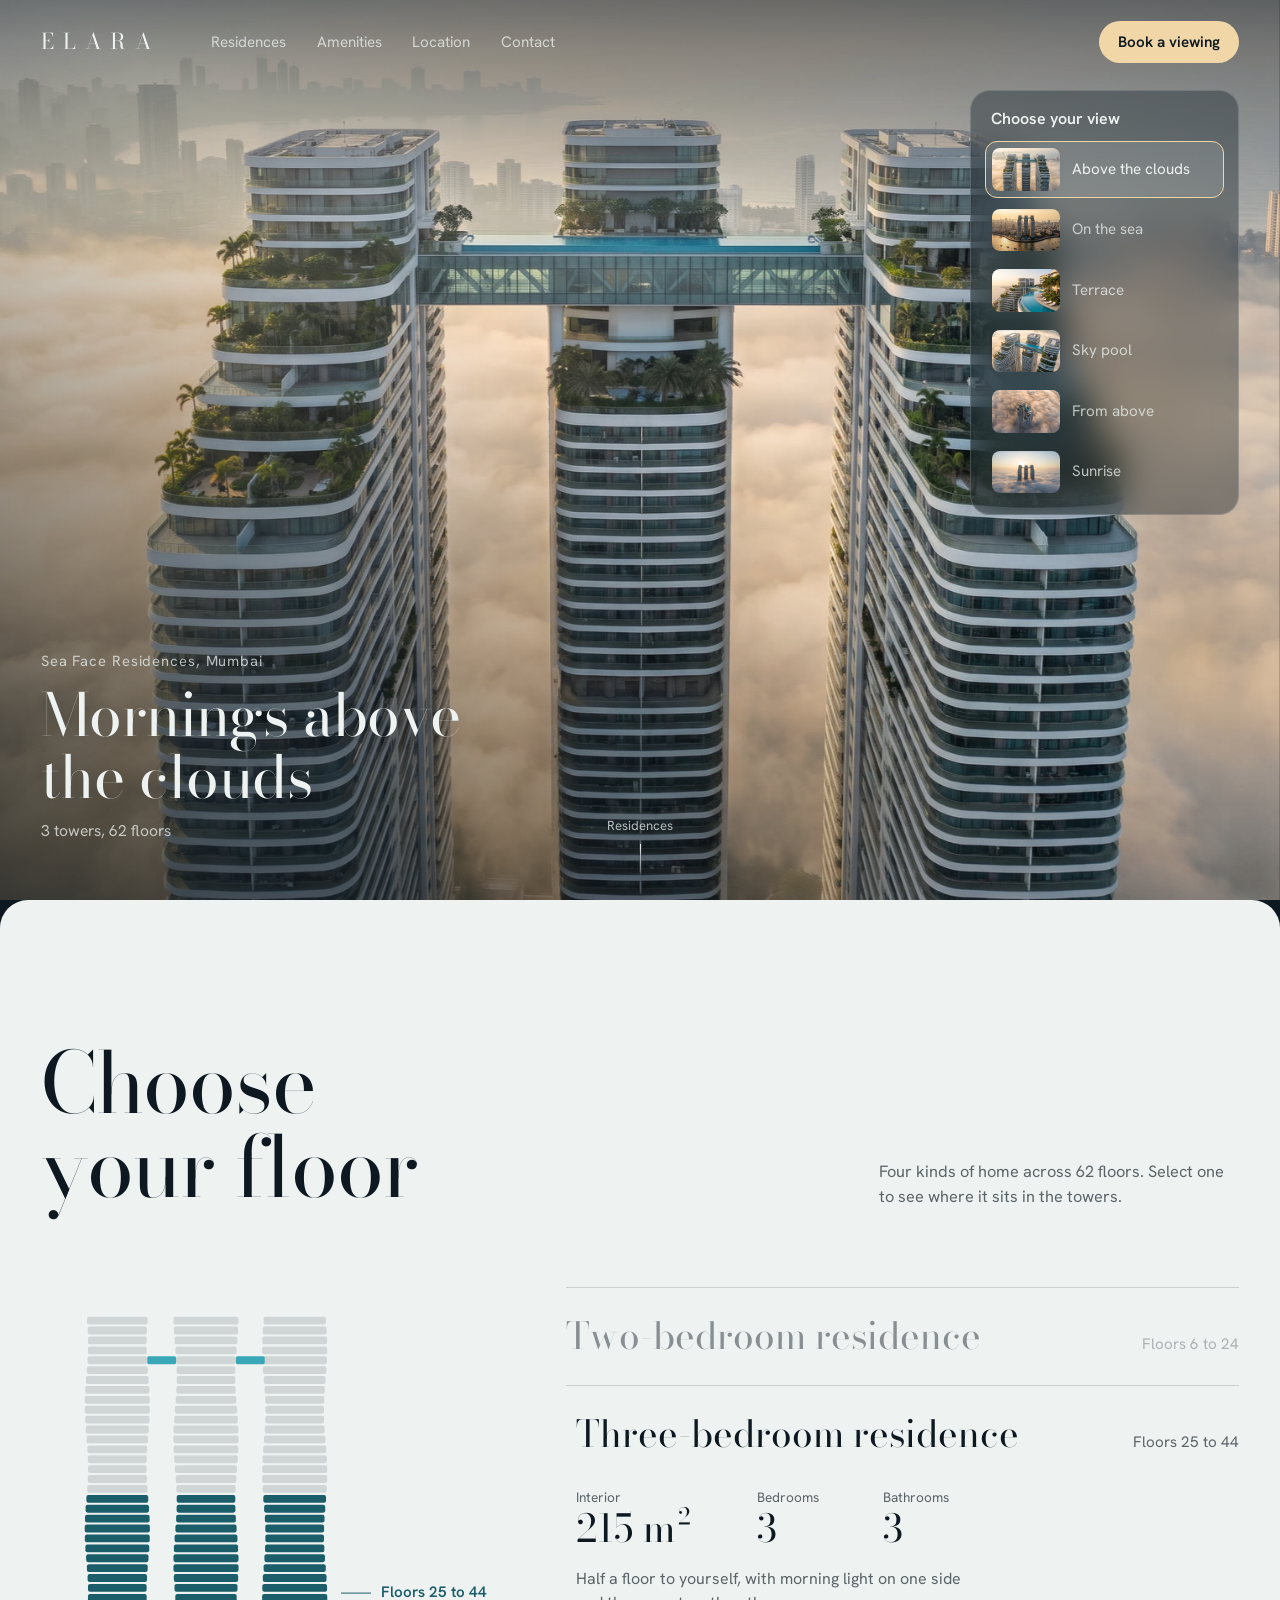
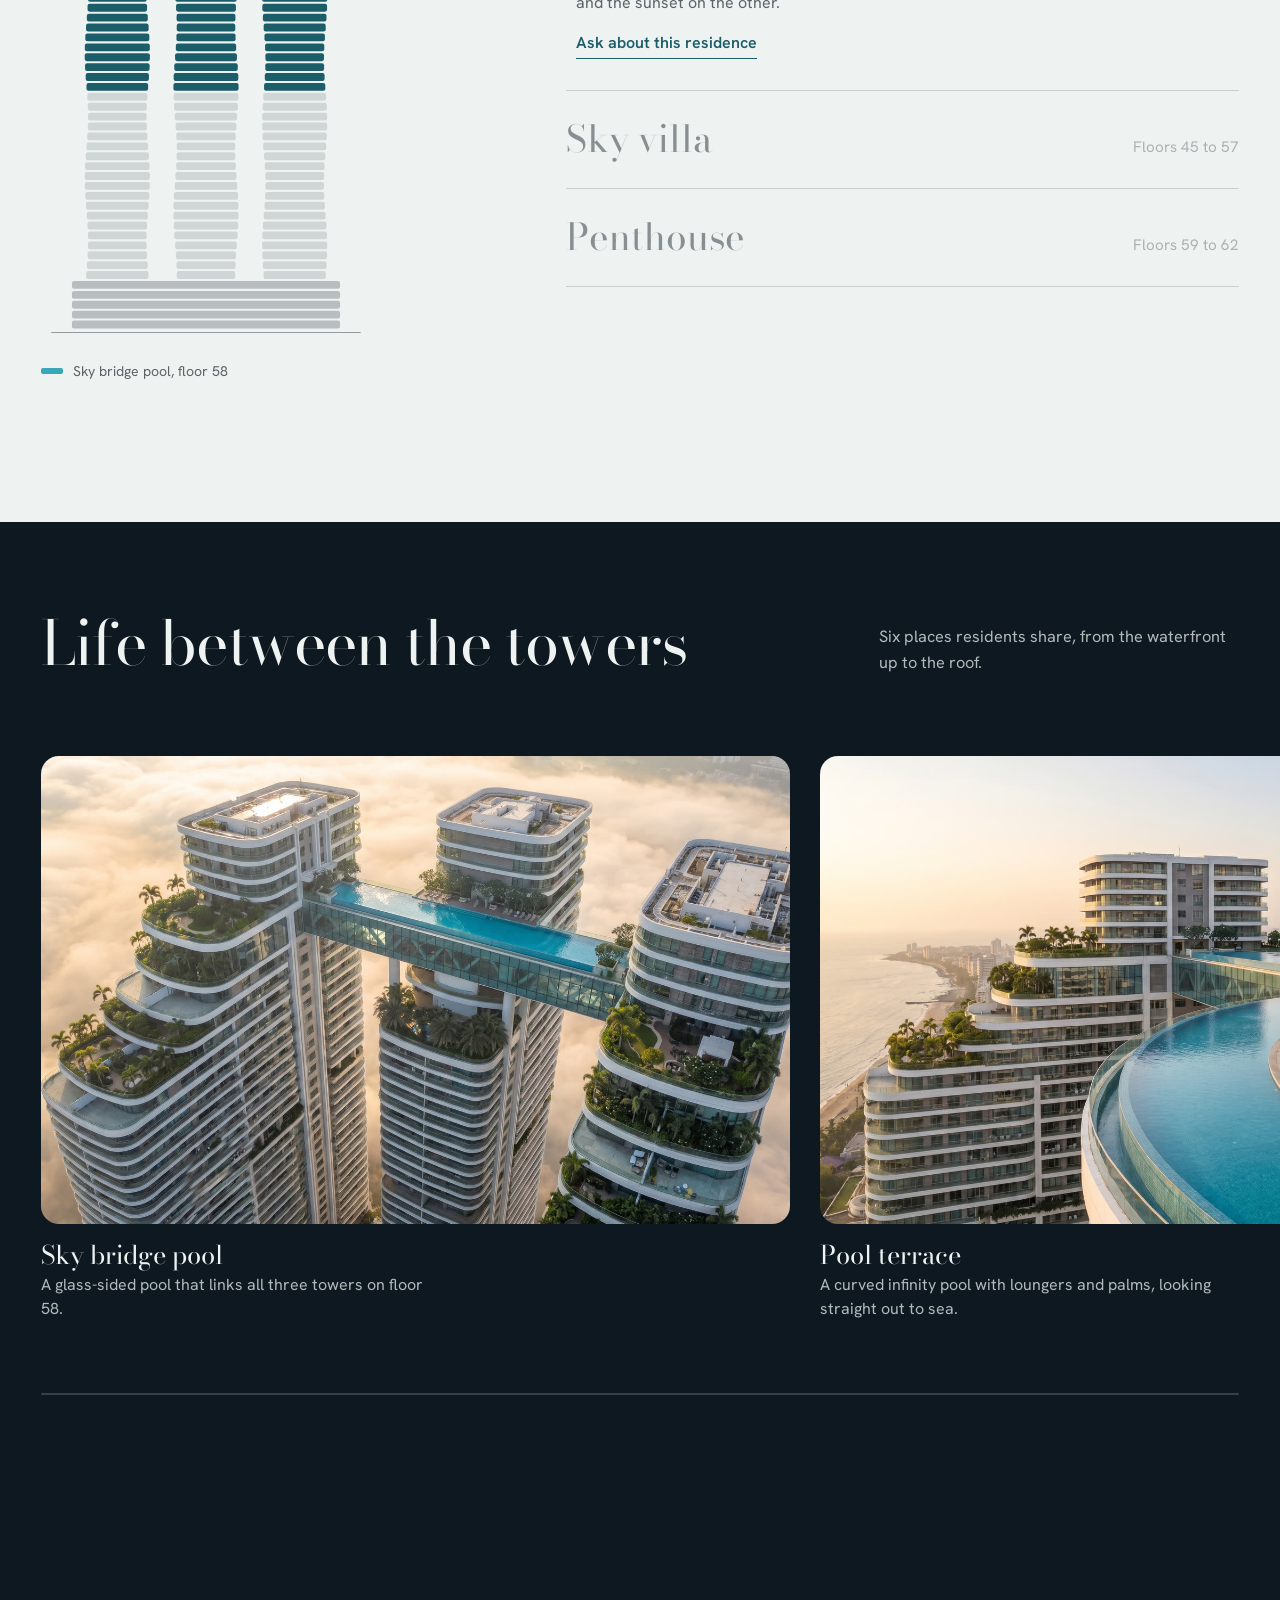
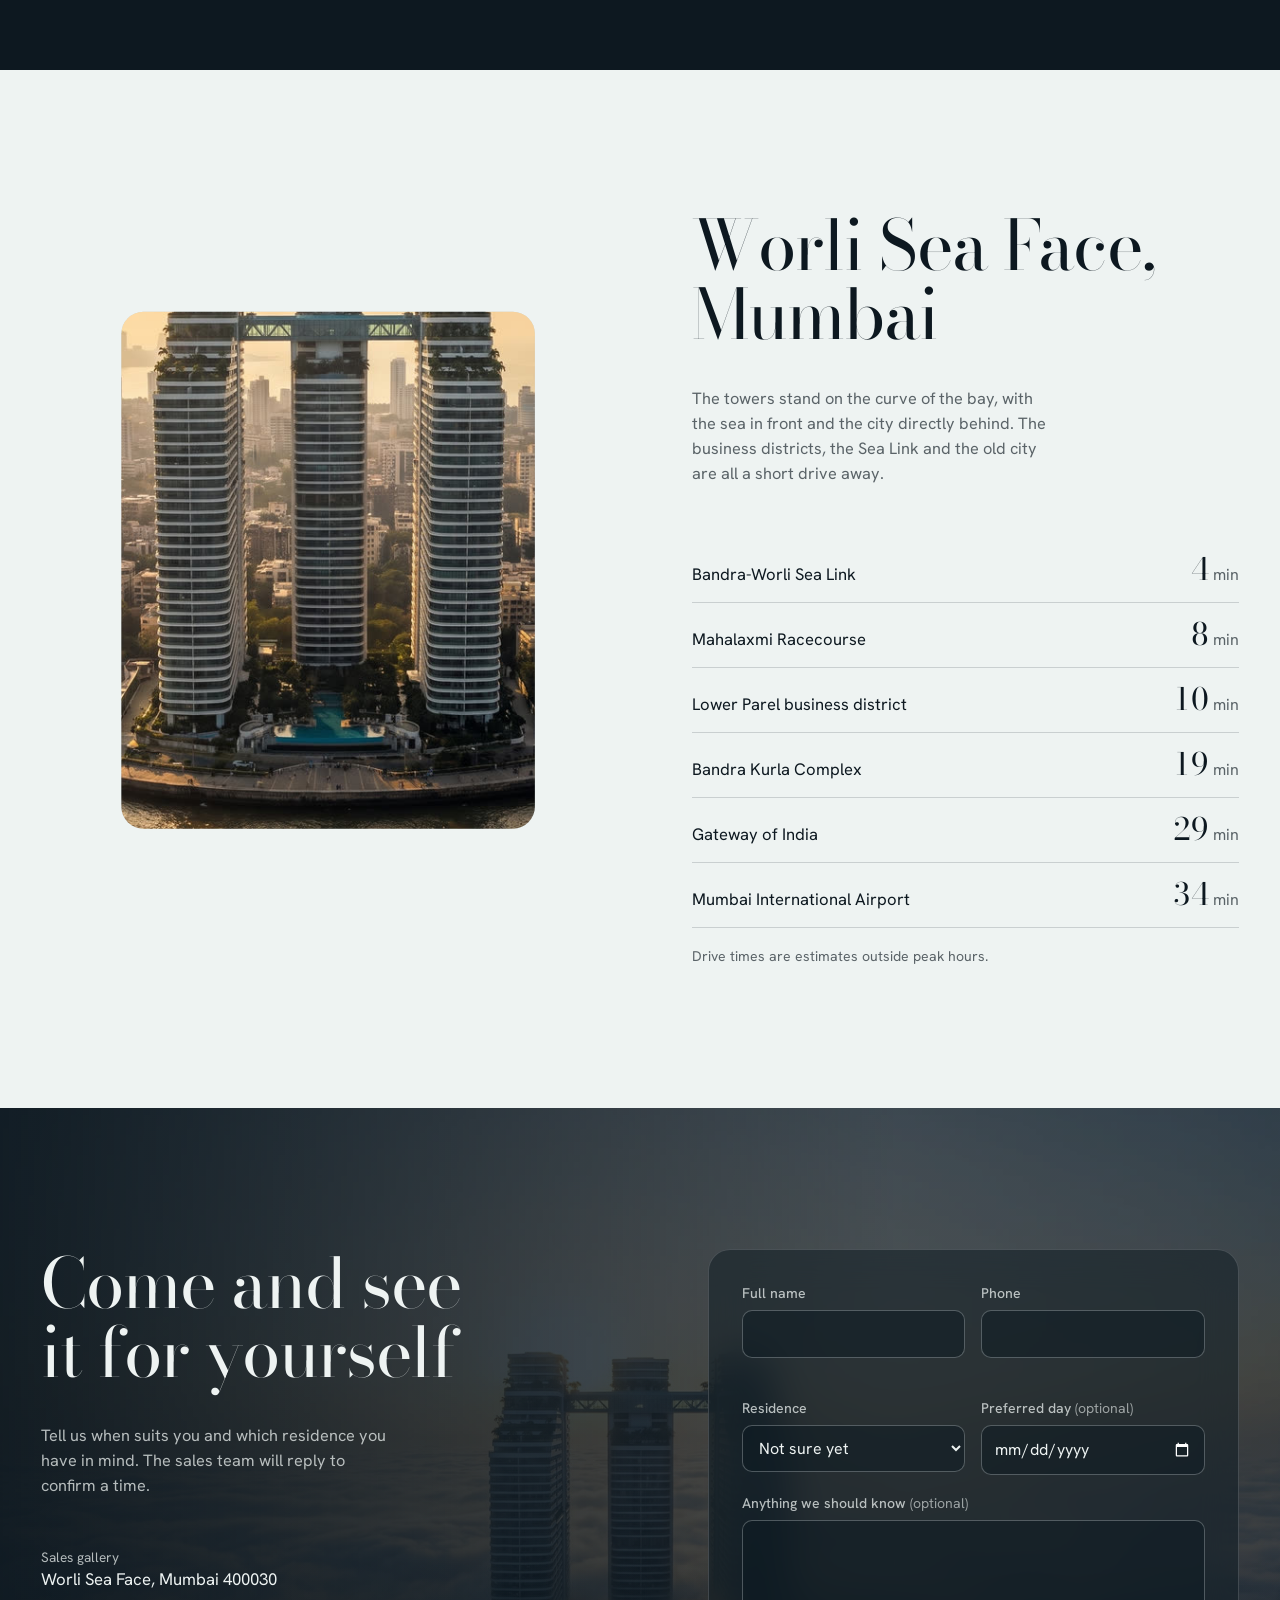
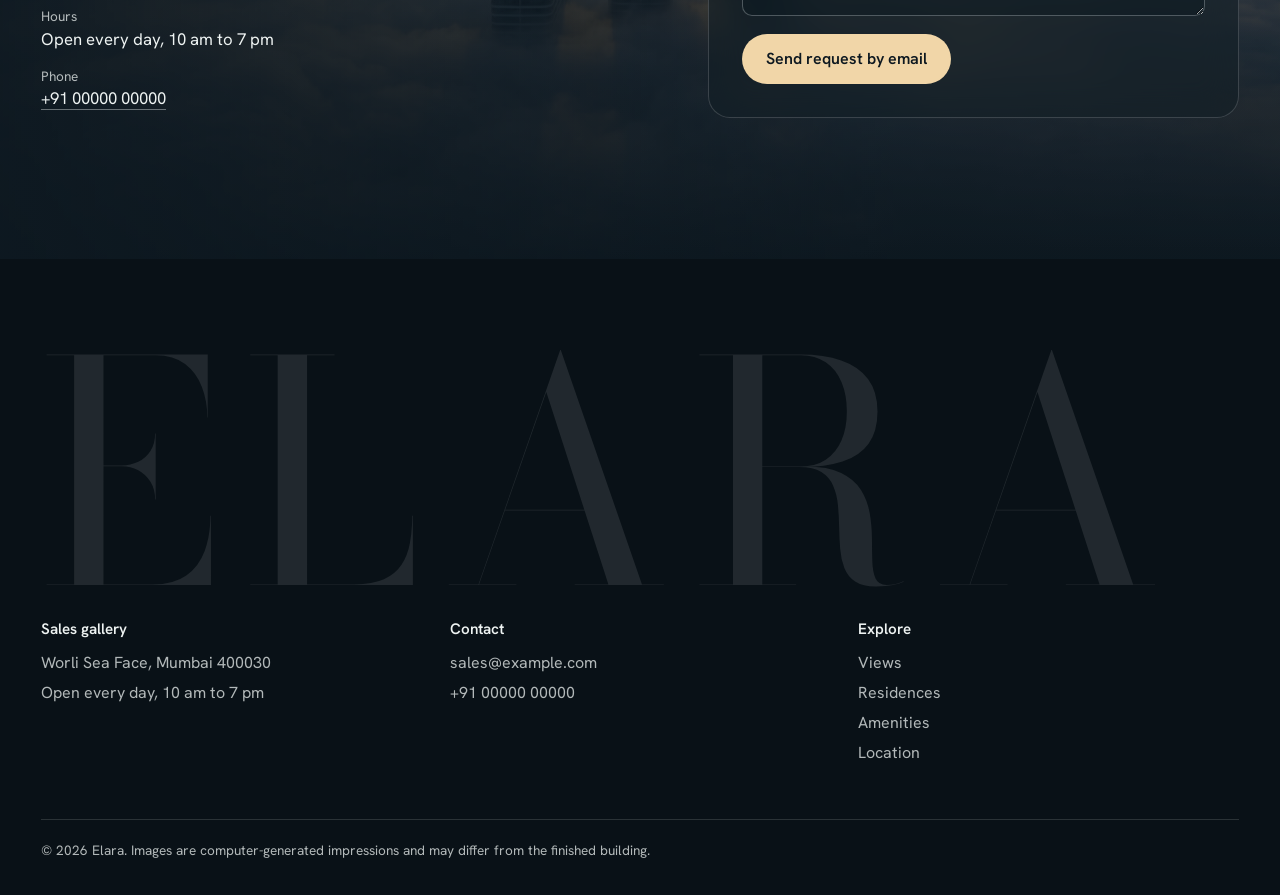
<file: index.html>
<!doctype html>
<html lang="en">
<head>
  <meta charset="utf-8">
  <meta name="viewport" content="width=device-width, initial-scale=1">
  <title>Elara</title>
  <meta name="description" content="Three seafront residential towers linked by a sky pool. Choose a view, find your floor and book a viewing.">
  <script>document.documentElement.classList.add("js");</script>
  <link rel="preconnect" href="https://fonts.googleapis.com">
  <link rel="preconnect" href="https://fonts.gstatic.com" crossorigin>
  <link href="https://fonts.googleapis.com/css2?family=Bodoni+Moda:opsz,wght@6..96,400;6..96,500&family=Hanken+Grotesk:wght@400;500;600&display=swap" rel="stylesheet">
  <link rel="stylesheet" href="styles.css">
</head>
<body>
  <a class="skip" href="#residences">Skip to residences</a>

  <header class="topbar" id="topbar">
    <a class="brand" id="brand" href="#top">ELARA</a>
    <nav class="nav" id="nav" aria-label="Main">
      <a href="#residences">Residences</a>
      <a href="#amenities">Amenities</a>
      <a href="#location">Location</a>
      <a href="#book">Contact</a>
    </nav>
    <a class="cta" href="#book">Book a viewing</a>
    <button class="menu-btn" id="menuBtn" type="button" aria-expanded="false" aria-controls="nav">Menu</button>
  </header>

  <!-- Hero: stays pinned while the page slides up over it -->
  <section class="hero" id="top" aria-label="Views of the towers">
    <div class="hero-pin">
      <!-- One layer per view, built by script.js from config.js -->
      <div class="stage" id="stage" aria-hidden="true"></div>
      <div class="scrim" aria-hidden="true"></div>

      <div class="hero-inner">
        <div class="caption" id="caption" aria-live="polite">
          <p class="place" id="place"></p>
          <h1 class="title" id="title"></h1>
          <p class="facts" id="facts"></p>
        </div>

        <aside class="views" id="views" aria-labelledby="viewsHeading">
          <h2 id="viewsHeading">Choose your view</h2>
          <ul id="viewList"></ul>
        </aside>
      </div>

      <a class="scroll-cue" href="#residences"><span>Residences</span></a>
    </div>
  </section>

  <main class="sheet" id="content">

    <!-- Residences: pick a home, see its floors light up on the towers -->
    <section class="section residences" id="residences" aria-labelledby="resTitle">
      <div class="wrap">
        <header class="section-head">
          <h2 class="display" id="resTitle">
            <span class="line"><span>Choose</span></span>
            <span class="line"><span>your floor</span></span>
          </h2>
          <p class="section-intro" data-reveal>Four kinds of home across 62 floors. Select one to see where it sits in the towers.</p>
        </header>

        <div class="res-grid">
          <div class="tower" data-reveal>
            <div class="tower-fig">
              <svg id="towerSvg" viewBox="0 0 320 640" role="img" aria-labelledby="towerDesc"></svg>
              <p class="visually-hidden" id="towerDesc">Drawing of the three towers with the selected floors highlighted.</p>
              <p class="band-label" id="bandLabel" aria-hidden="true"></p>
            </div>
            <p class="tower-key"><span aria-hidden="true"></span>Sky bridge pool, floor 58</p>
          </div>
          <ul class="res-list" id="resList"></ul>
        </div>
      </div>
    </section>

    <!-- Amenities: scrolls sideways while the page scrolls down -->
    <section class="amenities" id="amenities" aria-labelledby="amTitle">
      <div class="am-pin">
        <header class="am-head wrap">
          <h2 class="display" id="amTitle">
            <span class="line"><span>Life between the towers</span></span>
          </h2>
          <p class="section-intro" data-reveal>Six places residents share, from the waterfront up to the roof.</p>
        </header>
        <div class="am-viewport" id="amViewport">
          <ul class="am-track" id="amTrack"></ul>
        </div>
        <div class="am-progress wrap" aria-hidden="true"><span id="amBar"></span></div>
      </div>
    </section>

    <!-- Location -->
    <section class="section location" id="location" aria-labelledby="locTitle">
      <div class="wrap loc-grid">
        <div class="loc-media">
          <div class="loc-frame" id="locFrame">
            <img id="locImage" alt="The three towers on the seafront, seen from above the bay" loading="lazy">
          </div>
        </div>
        <div class="loc-copy">
          <h2 class="display" id="locTitle"></h2>
          <p class="section-intro" id="locText" data-reveal></p>
          <ul class="places" id="places"></ul>
          <p class="fine" id="locNote" data-reveal></p>
        </div>
      </div>
    </section>

    <!-- Book a viewing -->
    <section class="book" id="book" aria-labelledby="bookTitle">
      <div class="book-bg" aria-hidden="true"><img src="assets/gallery/sunrise.jpg" alt="" loading="lazy"></div>
      <div class="wrap book-grid">
        <div class="book-copy">
          <h2 class="display" id="bookTitle">
            <span class="line"><span>Come and see</span></span>
            <span class="line"><span>it for yourself</span></span>
          </h2>
          <p class="section-intro" data-reveal>Tell us when suits you and which residence you have in mind. The sales team will reply to confirm a time.</p>
          <dl class="book-contact" data-reveal>
            <div><dt>Sales gallery</dt><dd id="contactGallery"></dd></div>
            <div><dt>Hours</dt><dd id="contactHours"></dd></div>
            <div><dt>Phone</dt><dd><a id="contactPhone"></a></dd></div>
          </dl>
        </div>

        <form class="book-form" id="bookForm" novalidate data-reveal>
          <div class="field">
            <label for="fName">Full name</label>
            <input id="fName" name="name" type="text" autocomplete="name" required aria-describedby="fNameErr">
            <p class="field-error" id="fNameErr"></p>
          </div>
          <div class="field">
            <label for="fPhone">Phone</label>
            <input id="fPhone" name="phone" type="tel" autocomplete="tel" required aria-describedby="fPhoneErr">
            <p class="field-error" id="fPhoneErr"></p>
          </div>
          <div class="field">
            <label for="fResidence">Residence</label>
            <select id="fResidence" name="residence">
              <option value="">Not sure yet</option>
            </select>
          </div>
          <div class="field">
            <label for="fDay">Preferred day <span class="optional">(optional)</span></label>
            <input id="fDay" name="day" type="date">
          </div>
          <div class="field field-wide">
            <label for="fMessage">Anything we should know <span class="optional">(optional)</span></label>
            <textarea id="fMessage" name="message" rows="3"></textarea>
          </div>
          <div class="field-wide form-foot">
            <button class="btn" type="submit">Send request by email</button>
            <p class="form-status" id="formStatus" role="status"></p>
          </div>
        </form>
      </div>
    </section>
  </main>

  <footer class="footer">
    <div class="wrap">
      <p class="footer-mark" id="footerMark" aria-hidden="true" data-reveal>ELARA</p>
      <div class="footer-cols">
        <div>
          <h3>Sales gallery</h3>
          <p id="footGallery"></p>
          <p id="footHours"></p>
        </div>
        <div>
          <h3>Contact</h3>
          <p><a id="footEmail"></a></p>
          <p><a id="footPhone"></a></p>
        </div>
        <div>
          <h3>Explore</h3>
          <p><a href="#top">Views</a></p>
          <p><a href="#residences">Residences</a></p>
          <p><a href="#amenities">Amenities</a></p>
          <p><a href="#location">Location</a></p>
        </div>
      </div>
      <p class="legal">© 2026 <span id="footBrand">Elara</span>. Images are computer-generated impressions and may differ from the finished building.</p>
    </div>
  </footer>

  <script src="config.js"></script>
  <script src="script.js"></script>
  <script src="sections.js"></script>
</body>
</html>
</file>
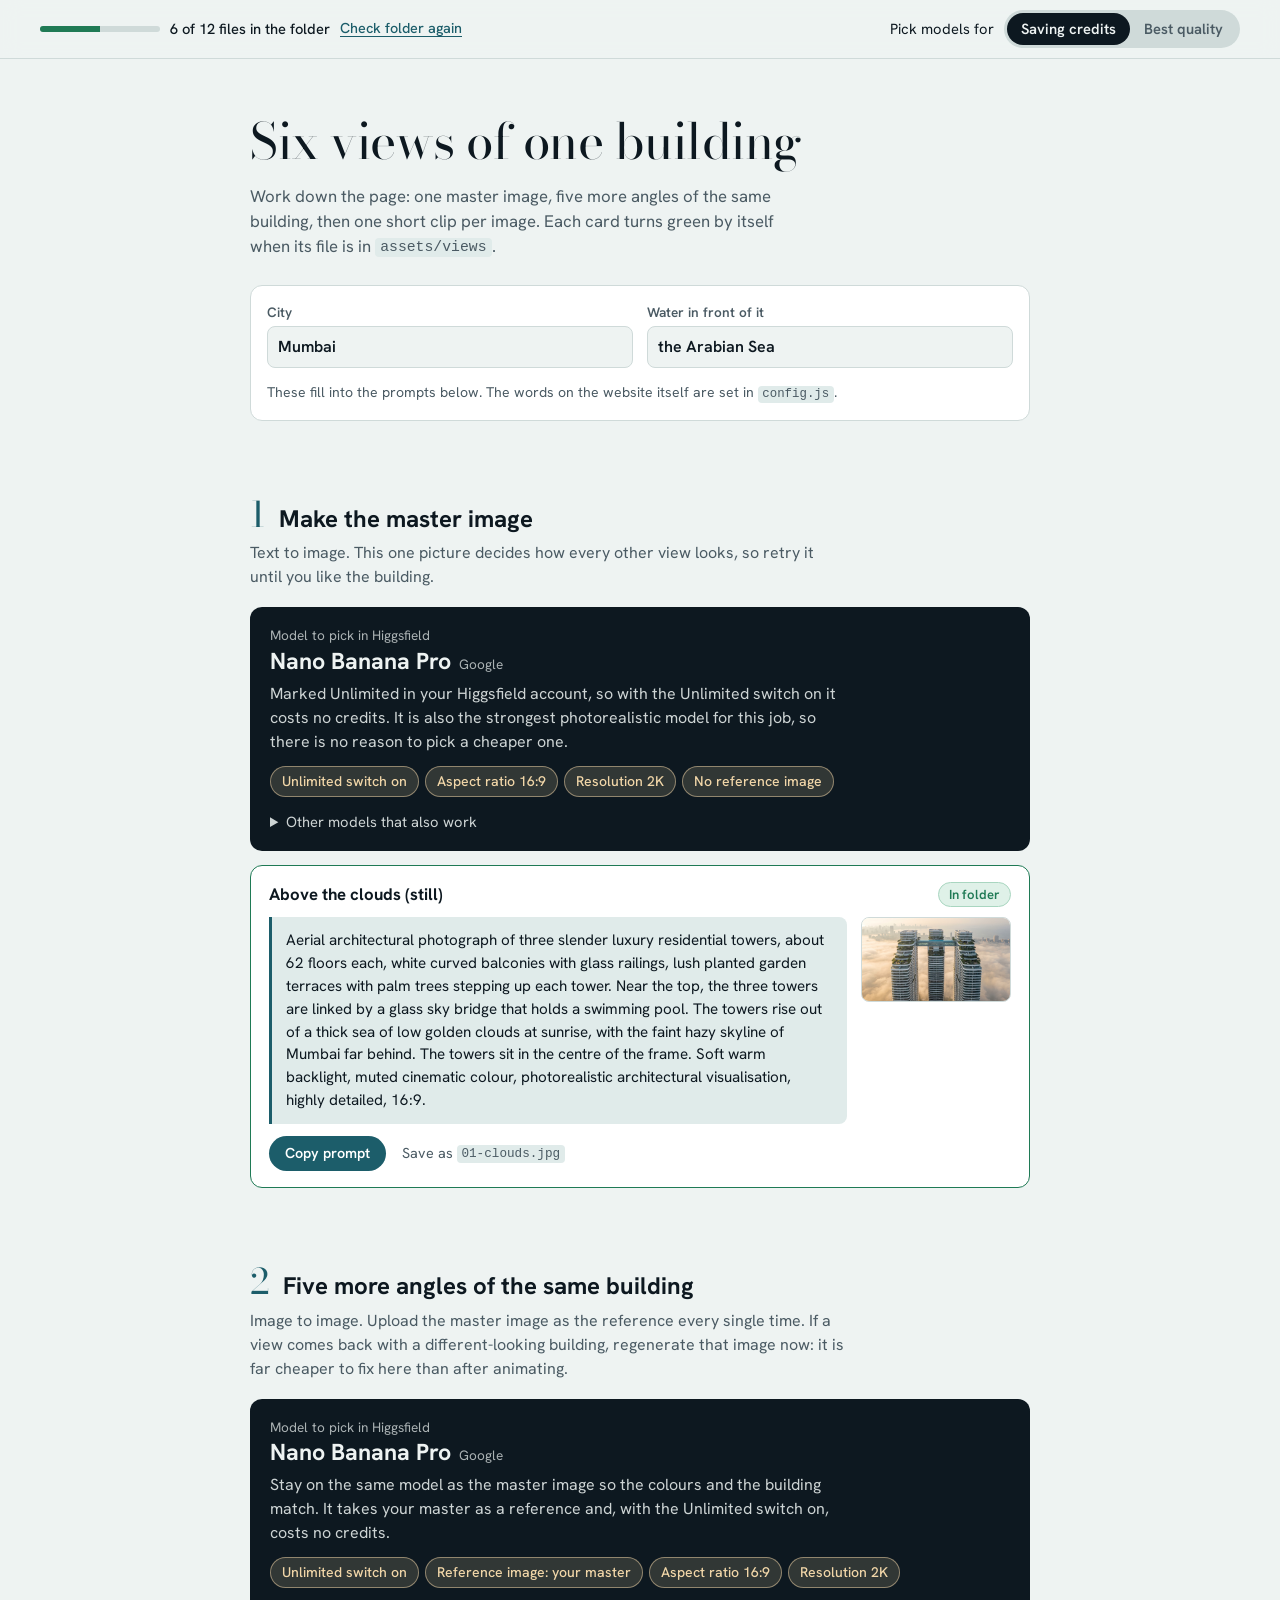
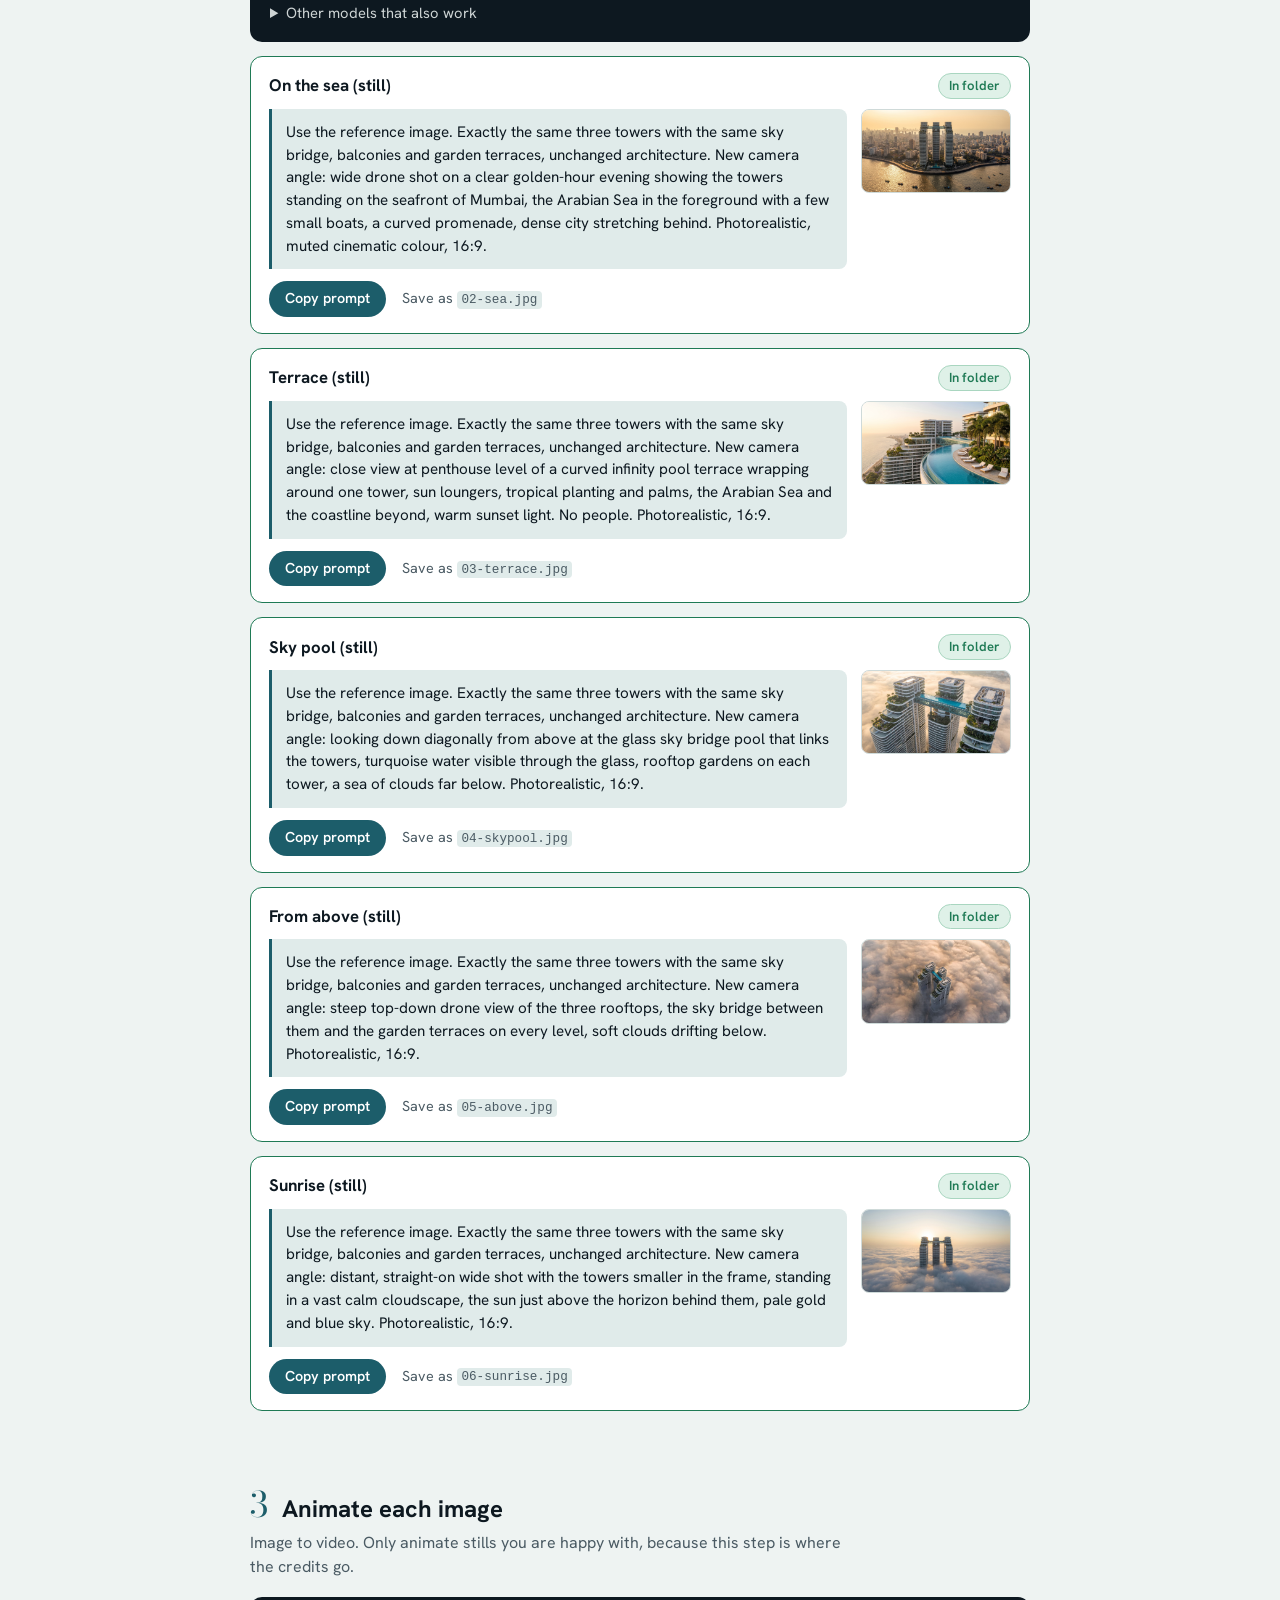
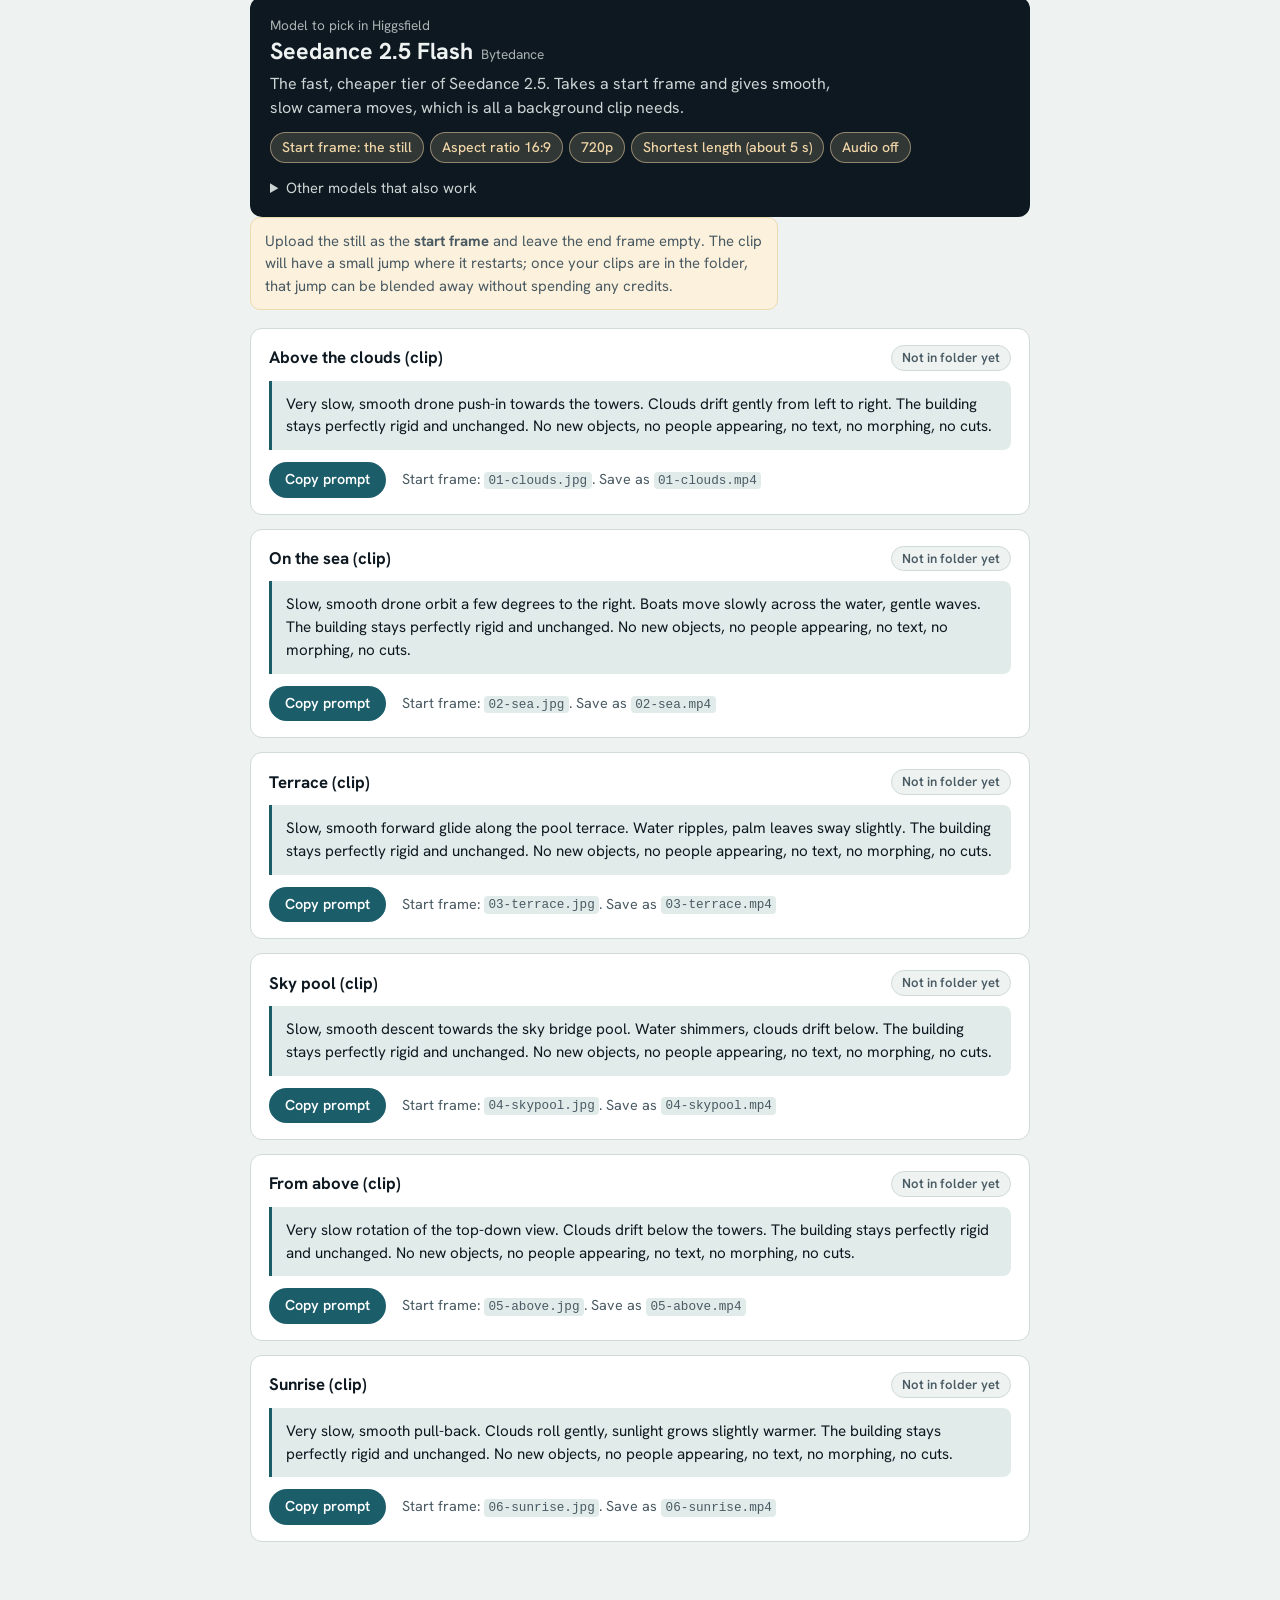
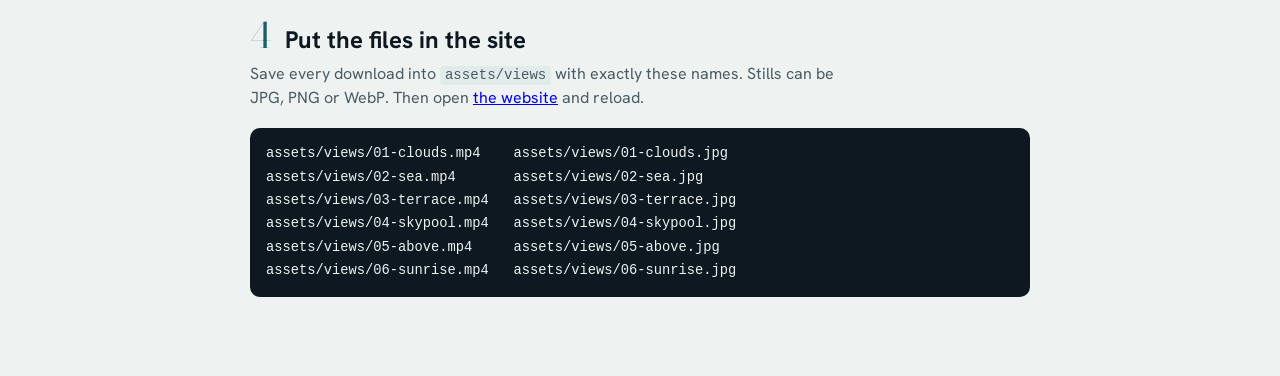
<file: higgsfield-guide.html>
<!doctype html>
<html lang="en">
<head>
  <meta charset="utf-8">
  <meta name="viewport" content="width=device-width, initial-scale=1">
  <title>Higgsfield guide | Elara</title>
  <link rel="preconnect" href="https://fonts.googleapis.com">
  <link rel="preconnect" href="https://fonts.gstatic.com" crossorigin>
  <link href="https://fonts.googleapis.com/css2?family=Bodoni+Moda:opsz,wght@6..96,400;6..96,500&family=Hanken+Grotesk:wght@400;500;600;700&display=swap" rel="stylesheet">
  <style>
    :root {
      --haze: #eef3f2;
      --sheet: #ffffff;
      --ink: #0d1820;
      --ink-soft: #4a5a63;
      --line: #cfdad9;
      --sea: #1c5d6a;
      --sea-tint: #e0ebea;
      --dawn: #f1d6a8;
      --ok: #1f7a55;
      --display: "Bodoni Moda", "Didot", serif;
      --text: "Hanken Grotesk", system-ui, -apple-system, "Segoe UI", sans-serif;
      --mono: ui-monospace, "Cascadia Mono", Consolas, monospace;
    }

    *, *::before, *::after { box-sizing: border-box; }

    body {
      margin: 0;
      background: var(--haze);
      color: var(--ink);
      font-family: var(--text);
      font-size: 16px;
      line-height: 1.5;
      -webkit-font-smoothing: antialiased;
    }

    :focus-visible { outline: 2px solid var(--sea); outline-offset: 2px; border-radius: 4px; }

    code { font-family: var(--mono); font-size: 0.88em; background: var(--sea-tint); padding: 0.1em 0.35em; border-radius: 4px; }

    /* ---------- Sticky bar: progress + the one global choice ---------- */
    .bar {
      position: sticky;
      top: 0;
      z-index: 5;
      display: flex;
      flex-wrap: wrap;
      align-items: center;
      gap: 10px 20px;
      padding: 10px clamp(16px, 4vw, 40px);
      background: rgba(238, 243, 242, 0.92);
      -webkit-backdrop-filter: blur(10px);
      backdrop-filter: blur(10px);
      border-bottom: 1px solid var(--line);
    }

    .progress { display: flex; align-items: center; gap: 10px; font-size: 0.92rem; font-weight: 500; }
    .meter { width: 120px; height: 6px; border-radius: 3px; background: var(--line); overflow: hidden; }
    .meter span { display: block; height: 100%; width: 0; background: var(--ok); transition: width 300ms ease; }

    .linkbtn {
      border: 0; background: none; padding: 0; font: inherit; font-size: 0.9rem;
      color: var(--sea); text-decoration: underline; text-underline-offset: 3px; cursor: pointer;
    }

    .mode { margin-left: auto; display: flex; align-items: center; gap: 10px; font-size: 0.92rem; }
    .seg { display: inline-flex; padding: 3px; border-radius: 999px; background: var(--line); }
    .seg label { position: relative; cursor: pointer; }
    .seg input { position: absolute; opacity: 0; inset: 0; cursor: pointer; }
    .seg span { display: block; padding: 5px 14px; border-radius: 999px; font-weight: 600; color: var(--ink-soft); }
    .seg input:checked + span { background: var(--ink); color: var(--haze); }
    .seg input:focus-visible + span { outline: 2px solid var(--sea); outline-offset: 2px; }

    /* ---------- Page ---------- */
    main { max-width: 860px; margin: 0 auto; padding: clamp(24px, 5vw, 56px) clamp(16px, 4vw, 40px) 80px; }

    h1 { margin: 0 0 0.3em; font-family: var(--display); font-weight: 400; font-size: clamp(2rem, 5vw, 3.1rem); line-height: 1.08; letter-spacing: -0.01em; }
    .lede { margin: 0; max-width: 62ch; color: var(--ink-soft); font-size: 1.05rem; }

    .setting { display: flex; flex-wrap: wrap; gap: 14px; margin-top: 26px; padding: 16px; background: var(--sheet); border: 1px solid var(--line); border-radius: 12px; }
    .setting label { display: grid; gap: 4px; flex: 1 1 200px; font-size: 0.85rem; font-weight: 600; color: var(--ink-soft); }
    .setting input { font: inherit; font-size: 1rem; color: var(--ink); padding: 8px 10px; border: 1px solid var(--line); border-radius: 8px; background: var(--haze); }
    .setting p { flex-basis: 100%; margin: 0; font-size: 0.88rem; color: var(--ink-soft); }

    .step { margin-top: clamp(40px, 7vw, 72px); }
    .step > h2 { display: flex; align-items: baseline; gap: 14px; margin: 0 0 6px; font-size: 1.5rem; font-weight: 700; line-height: 1.2; }
    .step > h2 .num { font-family: var(--display); font-weight: 400; font-size: 2.2rem; color: var(--sea); }
    .step > p { margin: 0 0 18px; max-width: 66ch; color: var(--ink-soft); }

    /* Model recommendation */
    .model { padding: 18px 20px; border-radius: 12px; background: var(--ink); color: var(--haze); }
    .model .label { margin: 0; font-size: 0.85rem; color: rgba(238, 243, 242, 0.7); }
    .model .name { margin: 2px 0 6px; font-size: 1.45rem; font-weight: 700; line-height: 1.2; }
    .model .name small { margin-left: 8px; font-size: 0.85rem; font-weight: 400; color: rgba(238, 243, 242, 0.7); }
    .model .why { margin: 0 0 12px; max-width: 64ch; color: rgba(238, 243, 242, 0.86); }
    .chips { display: flex; flex-wrap: wrap; gap: 6px; margin: 0; padding: 0; list-style: none; }
    .chips li { padding: 4px 11px; border-radius: 999px; background: rgba(241, 214, 168, 0.16); border: 1px solid rgba(241, 214, 168, 0.5); color: var(--dawn); font-size: 0.88rem; font-weight: 500; }
    .model details { margin-top: 14px; font-size: 0.92rem; }
    .model summary { cursor: pointer; color: rgba(238, 243, 242, 0.86); }
    .model details ul { margin: 8px 0 0; padding-left: 1.1em; color: rgba(238, 243, 242, 0.86); }
    .model details li { margin: 3px 0; }
    .model details b { color: var(--haze); }

    /* One card per file to generate */
    .asset { margin-top: 14px; padding: 16px 18px; background: var(--sheet); border: 1px solid var(--line); border-radius: 12px; }
    .asset.is-found { border-color: var(--ok); }
    .asset-head { display: flex; flex-wrap: wrap; align-items: center; gap: 8px 12px; margin-bottom: 10px; }
    .asset-head h3 { margin: 0; font-size: 1.05rem; font-weight: 700; }
    .status { margin-left: auto; padding: 2px 10px; border-radius: 999px; font-size: 0.82rem; font-weight: 600; background: var(--haze); color: var(--ink-soft); border: 1px solid var(--line); }
    .is-found .status { background: #dff1e8; color: var(--ok); border-color: #a9d6c0; }

    .asset-body { display: flex; gap: 14px; align-items: flex-start; }
    .prompt { flex: 1; margin: 0; padding: 12px 14px; border-left: 3px solid var(--sea); border-radius: 0 8px 8px 0; background: var(--sea-tint); font-size: 0.95rem; white-space: pre-wrap; }
    .preview { flex: none; width: 150px; aspect-ratio: 16 / 9; object-fit: cover; border-radius: 8px; border: 1px solid var(--line); }
    .preview[hidden] { display: none; }

    .asset-foot { display: flex; flex-wrap: wrap; align-items: center; gap: 8px 16px; margin-top: 12px; font-size: 0.9rem; color: var(--ink-soft); }
    .copy { border: 0; border-radius: 999px; padding: 7px 16px; background: var(--sea); color: #fff; font: inherit; font-size: 0.9rem; font-weight: 600; cursor: pointer; }
    .copy:hover { background: #164b56; }
    .copy.is-done { background: var(--ok); }

    .note { margin: 14px 0 0; padding: 12px 14px; border-radius: 10px; background: #fbf1dc; border: 1px solid #ecd9ae; font-size: 0.93rem; }

    .files { margin: 0; padding: 14px 16px; border-radius: 10px; background: var(--ink); color: var(--haze); font-family: var(--mono); font-size: 0.86rem; line-height: 1.7; overflow-x: auto; }

    @media (max-width: 620px) {
      .bar { position: static; }
      .mode { margin-left: 0; }
      .asset-body { flex-direction: column; }
      .preview { width: 100%; }
    }

    @media (prefers-reduced-motion: reduce) { .meter span { transition: none; } }
  </style>
</head>
<body>
  <div class="bar">
    <div class="progress" aria-live="polite">
      <div class="meter" aria-hidden="true"><span id="meterFill"></span></div>
      <span id="progressText">Checking folder</span>
      <button class="linkbtn" id="recheck" type="button">Check folder again</button>
    </div>
    <div class="mode" role="radiogroup" aria-label="What matters more">
      <span>Pick models for</span>
      <div class="seg">
        <label><input type="radio" name="mode" value="save"><span>Saving credits</span></label>
        <label><input type="radio" name="mode" value="best"><span>Best quality</span></label>
      </div>
    </div>
  </div>

  <main>
    <h1>Six views of one building</h1>
    <p class="lede">
      Work down the page: one master image, five more angles of the same building, then one short
      clip per image. Each card turns green by itself when its file is in
      <code>assets/views</code>.
    </p>

    <div class="setting">
      <label>City
        <input id="city" type="text" autocomplete="off">
      </label>
      <label>Water in front of it
        <input id="water" type="text" autocomplete="off">
      </label>
      <p>These fill into the prompts below. The words on the website itself are set in <code>config.js</code>.</p>
    </div>

    <section class="step" id="step1">
      <h2><span class="num">1</span> Make the master image</h2>
      <p>Text to image. This one picture decides how every other view looks, so retry it until you like the building.</p>
      <div class="model" data-step="master"></div>
      <div data-assets="master"></div>
    </section>

    <section class="step" id="step2">
      <h2><span class="num">2</span> Five more angles of the same building</h2>
      <p>Image to image. Upload the master image as the reference every single time. If a view comes back with a different-looking building, regenerate that image now: it is far cheaper to fix here than after animating.</p>
      <div class="model" data-step="angles"></div>
      <div data-assets="angles"></div>
    </section>

    <section class="step" id="step3">
      <h2><span class="num">3</span> Animate each image</h2>
      <p>Image to video. Only animate stills you are happy with, because this step is where the credits go.</p>
      <div class="model" data-step="video"></div>
      <p class="note">
        Upload the still as the <b>start frame</b> and leave the end frame empty. The clip will have a
        small jump where it restarts; once your clips are in the folder, that jump can be blended
        away without spending any credits.
      </p>
      <div data-assets="video"></div>
    </section>

    <section class="step" id="step4">
      <h2><span class="num">4</span> Put the files in the site</h2>
      <p>Save every download into <code>assets/views</code> with exactly these names. Stills can be JPG, PNG or WebP. Then open <a href="index.html">the website</a> and reload.</p>
      <pre class="files">assets/views/01-clouds.mp4    assets/views/01-clouds.jpg
assets/views/02-sea.mp4       assets/views/02-sea.jpg
assets/views/03-terrace.mp4   assets/views/03-terrace.jpg
assets/views/04-skypool.mp4   assets/views/04-skypool.jpg
assets/views/05-above.mp4     assets/views/05-above.jpg
assets/views/06-sunrise.mp4   assets/views/06-sunrise.jpg</pre>
    </section>
  </main>

  <script>
  (() => {
    "use strict";

    const DIR = "assets/views";
    const STILL_TYPES = ["jpg", "png", "webp", "jpeg"];
    const DEFAULTS = { mode: "save", city: "Mumbai", water: "the Arabian Sea" };

    // Model names are as listed in Higgsfield's own model catalogue.
    const MODELS = {
      master: {
        save: {
          name: "Nano Banana Pro", by: "Google",
          why: "Marked Unlimited in your Higgsfield account, so with the Unlimited switch on it costs no credits. It is also the strongest photorealistic model for this job, so there is no reason to pick a cheaper one.",
          chips: ["Unlimited switch on", "Aspect ratio 16:9", "Resolution 2K", "No reference image"],
        },
        best: {
          name: "Nano Banana Pro", by: "Google",
          why: "The strongest photorealistic model for this job, and marked Unlimited in your Higgsfield account. Turn the Unlimited switch off only if the free queue is too slow for you; it then costs credits per image.",
          chips: ["Unlimited switch on", "Aspect ratio 16:9", "Resolution 2K", "No reference image"],
        },
        others: [
          ["Seedream 4.5", "Also marked Unlimited. Up to 4K. The best free backup if Nano Banana Pro gives you a building you do not like."],
          ["Kling O1", "Also marked Unlimited. Photorealistic."],
          ["FLUX.2 Pro", "Also marked Unlimited. Sharp detail."],
          ["Higgsfield Soul Cinema", "Uses your free generations. Cinematic look, but it is built around people and takes only one reference image."],
        ],
      },
      angles: {
        save: {
          name: "Nano Banana Pro", by: "Google",
          why: "Stay on the same model as the master image so the colours and the building match. It takes your master as a reference and, with the Unlimited switch on, costs no credits.",
          chips: ["Unlimited switch on", "Reference image: your master", "Aspect ratio 16:9", "Resolution 2K"],
        },
        best: {
          name: "Nano Banana Pro", by: "Google",
          why: "Takes up to 14 reference images and holds a building's design most faithfully across new camera angles. Marked Unlimited in your account.",
          chips: ["Unlimited switch on", "Reference image: your master", "Aspect ratio 16:9", "Resolution 2K"],
        },
        others: [
          ["Seedream 4.5", "Also marked Unlimited. Accepts reference images. Try it for any angle Nano Banana Pro keeps getting wrong."],
          ["Kling O1", "Also marked Unlimited. Up to 10 reference images."],
          ["Multi Reference", "Higgsfield's tool for several edits of one image in one go."],
          ["Seedream 5.0 Pro", "Up to 10 reference images; costs credits."],
        ],
      },
      video: {
        save: {
          name: "Seedance 2.5 Flash", by: "Bytedance",
          why: "The fast, cheaper tier of Seedance 2.5. Takes a start frame and gives smooth, slow camera moves, which is all a background clip needs.",
          chips: ["Start frame: the still", "Aspect ratio 16:9", "720p", "Shortest length (about 5 s)", "Audio off"],
        },
        best: {
          name: "Seedance 2.5", by: "Bytedance",
          why: "Full-quality Seedance with 1080p output, so the clip stays sharp on a large monitor.",
          chips: ["Start frame: the still", "Aspect ratio 16:9", "1080p", "Shortest length (about 5 s)", "Audio off"],
        },
        others: [
          ["Kling 3.0 Turbo", "Budget option, start frame only, 720p or 1080p."],
          ["Kling 4.0 Flash", "Fast 720p from one start frame."],
          ["Kling 4.0", "Premium option with keyframes, 720p or 1080p."],
          ["Cinema Studio Video 3.0", "Higgsfield's top cinematic model, 4 to 15 s, up to 4K. The most expensive choice."],
        ],
      },
    };

    const SAME = "Use the reference image. Exactly the same three towers with the same sky bridge, balconies and garden terraces, unchanged architecture.";
    const GUARD = "The building stays perfectly rigid and unchanged. No new objects, no people appearing, no text, no morphing, no cuts.";

    const STILLS = [
      { file: "01-clouds", group: "master", title: "Above the clouds",
        prompt: "Aerial architectural photograph of three slender luxury residential towers, about 62 floors each, white curved balconies with glass railings, lush planted garden terraces with palm trees stepping up each tower. Near the top, the three towers are linked by a glass sky bridge that holds a swimming pool. The towers rise out of a thick sea of low golden clouds at sunrise, with the faint hazy skyline of {city} far behind. The towers sit in the centre of the frame. Soft warm backlight, muted cinematic colour, photorealistic architectural visualisation, highly detailed, 16:9." },
      { file: "02-sea", group: "angles", title: "On the sea",
        prompt: SAME + " New camera angle: wide drone shot on a clear golden-hour evening showing the towers standing on the seafront of {city}, {water} in the foreground with a few small boats, a curved promenade, dense city stretching behind. Photorealistic, muted cinematic colour, 16:9." },
      { file: "03-terrace", group: "angles", title: "Terrace",
        prompt: SAME + " New camera angle: close view at penthouse level of a curved infinity pool terrace wrapping around one tower, sun loungers, tropical planting and palms, {water} and the coastline beyond, warm sunset light. No people. Photorealistic, 16:9." },
      { file: "04-skypool", group: "angles", title: "Sky pool",
        prompt: SAME + " New camera angle: looking down diagonally from above at the glass sky bridge pool that links the towers, turquoise water visible through the glass, rooftop gardens on each tower, a sea of clouds far below. Photorealistic, 16:9." },
      { file: "05-above", group: "angles", title: "From above",
        prompt: SAME + " New camera angle: steep top-down drone view of the three rooftops, the sky bridge between them and the garden terraces on every level, soft clouds drifting below. Photorealistic, 16:9." },
      { file: "06-sunrise", group: "angles", title: "Sunrise",
        prompt: SAME + " New camera angle: distant, straight-on wide shot with the towers smaller in the frame, standing in a vast calm cloudscape, the sun just above the horizon behind them, pale gold and blue sky. Photorealistic, 16:9." },
    ];

    const CLIPS = [
      { file: "01-clouds", title: "Above the clouds", motion: "Very slow, smooth drone push-in towards the towers. Clouds drift gently from left to right." },
      { file: "02-sea", title: "On the sea", motion: "Slow, smooth drone orbit a few degrees to the right. Boats move slowly across the water, gentle waves." },
      { file: "03-terrace", title: "Terrace", motion: "Slow, smooth forward glide along the pool terrace. Water ripples, palm leaves sway slightly." },
      { file: "04-skypool", title: "Sky pool", motion: "Slow, smooth descent towards the sky bridge pool. Water shimmers, clouds drift below." },
      { file: "05-above", title: "From above", motion: "Very slow rotation of the top-down view. Clouds drift below the towers." },
      { file: "06-sunrise", title: "Sunrise", motion: "Very slow, smooth pull-back. Clouds roll gently, sunlight grows slightly warmer." },
    ];

    // ---------- Saved choices ----------
    const store = {
      get(key) {
        try { return localStorage.getItem("elara-guide-" + key) || DEFAULTS[key]; }
        catch (_) { return DEFAULTS[key]; }
      },
      set(key, value) {
        try { localStorage.setItem("elara-guide-" + key, value); } catch (_) { /* private mode */ }
      },
    };

    const state = { mode: store.get("mode"), city: store.get("city"), water: store.get("water") };
    const esc = (s) => s.replace(/[&<>"]/g, (c) => ({ "&": "&amp;", "<": "&lt;", ">": "&gt;", '"': "&quot;" }[c]));
    const fill = (text) => text.replaceAll("{city}", state.city.trim() || DEFAULTS.city)
                               .replaceAll("{water}", state.water.trim() || DEFAULTS.water);

    // ---------- Model cards ----------
    function renderModels() {
      document.querySelectorAll(".model").forEach((box) => {
        const step = MODELS[box.dataset.step];
        const pick = step[state.mode];
        const wasOpen = box.querySelector("details")?.open;
        box.innerHTML =
          `<p class="label">Model to pick in Higgsfield</p>` +
          `<p class="name">${esc(pick.name)}<small>${esc(pick.by)}</small></p>` +
          `<p class="why">${esc(pick.why)}</p>` +
          `<ul class="chips">${pick.chips.map((c) => `<li>${esc(c)}</li>`).join("")}</ul>` +
          `<details${wasOpen ? " open" : ""}><summary>Other models that also work</summary><ul>` +
          step.others.map(([n, d]) => `<li><b>${esc(n)}</b>: ${esc(d)}</li>`).join("") +
          `</ul></details>`;
      });
    }

    // ---------- Asset cards ----------
    const cards = []; // { el, promptEl, text(), kind, file }

    function addCard(host, { heading, saveAs, extra, text, kind, file }) {
      const el = document.createElement("article");
      el.className = "asset";
      el.innerHTML =
        `<div class="asset-head"><h3>${esc(heading)}</h3><span class="status">Not in folder yet</span></div>` +
        `<div class="asset-body"><p class="prompt"></p><img class="preview" alt="" hidden></div>` +
        `<div class="asset-foot"><button class="copy" type="button">Copy prompt</button>` +
        `<span>${extra ? extra + " " : ""}Save as <code>${esc(saveAs)}</code></span></div>`;
      host.append(el);

      const card = { el, promptEl: el.querySelector(".prompt"), text, kind, file };
      el.querySelector(".copy").addEventListener("click", (e) => copy(card.text(), e.currentTarget));
      cards.push(card);
    }

    STILLS.forEach((s) => {
      addCard(document.querySelector(`[data-assets="${s.group}"]`), {
        heading: `${s.title} (still)`,
        saveAs: `${s.file}.jpg`,
        text: () => fill(s.prompt),
        kind: "still",
        file: s.file,
      });
    });

    CLIPS.forEach((c) => {
      addCard(document.querySelector('[data-assets="video"]'), {
        heading: `${c.title} (clip)`,
        saveAs: `${c.file}.mp4`,
        extra: `Start frame: <code>${esc(c.file)}.jpg</code>.`,
        text: () => `${c.motion} ${GUARD}`,
        kind: "clip",
        file: c.file,
      });
    });

    function renderPrompts() {
      cards.forEach((card) => { card.promptEl.textContent = card.text(); });
    }

    // ---------- Copy ----------
    async function copy(text, button) {
      let ok = false;
      try {
        await navigator.clipboard.writeText(text);
        ok = true;
      } catch (_) {
        const ta = document.createElement("textarea");
        ta.value = text;
        ta.style.position = "fixed";
        ta.style.opacity = "0";
        document.body.append(ta);
        ta.select();
        try { ok = document.execCommand("copy"); } catch (_) { ok = false; }
        ta.remove();
      }
      button.textContent = ok ? "Copied" : "Select the text and copy it";
      button.classList.toggle("is-done", ok);
      window.setTimeout(() => {
        button.textContent = "Copy prompt";
        button.classList.remove("is-done");
      }, 1800);
    }

    // ---------- Folder check: which files already exist ----------
    function findStill(file) {
      return new Promise((resolve) => {
        const attempt = (n) => {
          if (n >= STILL_TYPES.length) return resolve(null);
          const url = `${DIR}/${file}.${STILL_TYPES[n]}`;
          const img = new Image();
          img.onload = () => resolve(url);
          img.onerror = () => attempt(n + 1);
          img.src = `${url}?t=${Date.now()}`;
        };
        attempt(0);
      });
    }

    function findClip(file) {
      return new Promise((resolve) => {
        const url = `${DIR}/${file}.mp4`;
        const video = document.createElement("video");
        video.preload = "metadata";
        video.onloadedmetadata = () => resolve(url);
        video.onerror = () => resolve(null);
        video.src = `${url}?t=${Date.now()}`;
      });
    }

    let checkRun = 0;
    async function checkFolder() {
      const run = ++checkRun;
      const found = await Promise.all(cards.map((c) => (c.kind === "still" ? findStill(c.file) : findClip(c.file))));
      if (run !== checkRun) return;

      found.forEach((url, i) => {
        const card = cards[i];
        card.el.classList.toggle("is-found", Boolean(url));
        card.el.querySelector(".status").textContent = url ? "In folder" : "Not in folder yet";
        const preview = card.el.querySelector(".preview");
        if (card.kind === "still" && url) {
          preview.src = url;
          preview.hidden = false;
        } else {
          preview.hidden = true;
        }
      });

      const done = found.filter(Boolean).length;
      document.getElementById("meterFill").style.width = `${(done / cards.length) * 100}%`;
      document.getElementById("progressText").textContent =
        done === cards.length ? "All 12 files are in the folder" : `${done} of ${cards.length} files in the folder`;
    }

    // ---------- Wiring ----------
    document.querySelectorAll('input[name="mode"]').forEach((input) => {
      input.checked = input.value === state.mode;
      input.addEventListener("change", () => {
        state.mode = input.value;
        store.set("mode", state.mode);
        renderModels();
      });
    });

    ["city", "water"].forEach((key) => {
      const input = document.getElementById(key);
      input.value = state[key];
      input.placeholder = DEFAULTS[key];
      input.addEventListener("input", () => {
        state[key] = input.value;
        store.set(key, input.value);
        renderPrompts();
      });
    });

    document.getElementById("recheck").addEventListener("click", checkFolder);
    window.addEventListener("focus", checkFolder);

    renderModels();
    renderPrompts();
    checkFolder();
  })();
  </script>
</body>
</html>
</file>
<file: styles.css>
:root {
  --ink: #0d1820;            /* deep sea at dusk */
  --ink-deep: #091117;
  --haze: #eef3f2;           /* sea haze */
  --haze-dim: rgba(238, 243, 242, 0.74);
  --dawn: #f1d6a8;           /* first light: accent on dark */
  --sea: #1c5d6a;            /* accent on light */
  --pool: #3aa7b8;
  --glass: rgba(18, 30, 38, 0.38);
  --glass-line: rgba(255, 255, 255, 0.16);
  --rule: rgba(13, 24, 32, 0.16);
  --ink-soft: rgba(13, 24, 32, 0.66);

  --display: "Bodoni Moda", "Didot", "Bodoni 72", serif;
  --text: "Hanken Grotesk", system-ui, -apple-system, "Segoe UI", sans-serif;

  --pad: clamp(18px, 3.2vw, 56px);
  --bar-h: 84px;
  --fade: 800ms;
  --ease: cubic-bezier(0.2, 0.7, 0.1, 1);
}

*,
*::before,
*::after {
  box-sizing: border-box;
}

html {
  scroll-padding-top: 72px;
}

body {
  margin: 0;
  background: var(--ink);
  color: var(--haze);
  font-family: var(--text);
  font-size: 16px;
  line-height: 1.5;
  -webkit-font-smoothing: antialiased;
  overflow-x: clip;
}

a {
  color: inherit;
  text-decoration: none;
}

img {
  display: block;
  max-width: 100%;
}

:focus-visible {
  outline: 2px solid var(--dawn);
  outline-offset: 3px;
  border-radius: 6px;
}

.visually-hidden {
  position: absolute;
  width: 1px;
  height: 1px;
  overflow: hidden;
  clip-path: inset(50%);
  white-space: nowrap;
}

.skip {
  position: fixed;
  left: 12px;
  top: -60px;
  z-index: 50;
  padding: 10px 14px;
  border-radius: 8px;
  background: var(--dawn);
  color: var(--ink);
  font-weight: 600;
}

.skip:focus {
  top: 12px;
}

.wrap {
  width: 100%;
  max-width: 1360px;
  margin: 0 auto;
  padding-left: var(--pad);
  padding-right: var(--pad);
}

/* ---------- Header ---------- */

.topbar {
  position: fixed;
  inset: 0 0 auto 0;
  z-index: 20;
  display: flex;
  align-items: center;
  gap: clamp(20px, 4vw, 64px);
  height: var(--bar-h);
  padding: 0 var(--pad);
  opacity: 0;
  transition: opacity 900ms ease 150ms, background-color 400ms ease, height 400ms var(--ease);
}

body.is-ready .topbar {
  opacity: 1;
}

.topbar.is-solid {
  height: 64px;
  background: rgba(13, 24, 32, 0.78);
  -webkit-backdrop-filter: blur(16px) saturate(1.2);
  backdrop-filter: blur(16px) saturate(1.2);
}

.brand {
  font-family: var(--display);
  font-weight: 400;
  font-size: clamp(1.15rem, 1.7vw, 1.6rem);
  letter-spacing: 0.42em;
}

.nav {
  display: flex;
  gap: clamp(16px, 2.4vw, 36px);
  font-size: 0.95rem;
  color: var(--haze-dim);
}

.nav a {
  position: relative;
  padding: 6px 0;
  transition: color 200ms ease;
}

.nav a::after {
  content: "";
  position: absolute;
  left: 0;
  right: 0;
  bottom: 0;
  height: 1px;
  background: var(--dawn);
  transform: scaleX(0);
  transform-origin: left;
  transition: transform 400ms var(--ease);
}

.nav a:hover,
.nav a[aria-current="true"] {
  color: var(--haze);
}

.nav a[aria-current="true"]::after {
  transform: scaleX(1);
}

.cta,
.btn {
  display: inline-block;
  padding: 0.62em 1.25em;
  border: 0;
  border-radius: 999px;
  background: var(--dawn);
  color: var(--ink);
  font: inherit;
  font-weight: 600;
  font-size: 0.95rem;
  white-space: nowrap;
  cursor: pointer;
  transition: background-color 160ms ease, transform 160ms ease;
}

.cta {
  margin-left: auto;
}

.cta:hover,
.btn:hover {
  background: #f8e4c2;
}

.btn:active {
  transform: scale(0.98);
}

.menu-btn {
  display: none;
  padding: 0.55em 1em;
  border: 1px solid var(--glass-line);
  border-radius: 999px;
  background: none;
  color: var(--haze);
  font: inherit;
  font-size: 0.9rem;
  cursor: pointer;
}

/* ---------- Hero ---------- */

.hero {
  position: sticky;
  top: 0;
  z-index: 0;
  height: 100dvh;
  --hp: 0; /* 0 at the top of the page, 1 once the page has covered the hero */
}

.hero-pin {
  position: relative;
  height: 100%;
  overflow: hidden;
}

.hero.is-covered .hero-pin {
  visibility: hidden;
}

.stage,
.scrim {
  position: absolute;
  inset: 0;
}

.stage {
  transform: scale(calc(1 + var(--hp) * 0.08));
  filter: brightness(calc(1 - var(--hp) * 0.55));
  will-change: transform;
}

.layer {
  position: absolute;
  inset: 0;
  opacity: 0;
  background-size: cover;
  background-position: center;
  transition: opacity var(--fade) ease;
}

.layer.is-active {
  opacity: 1;
}

.layer video {
  display: block;
  width: 100%;
  height: 100%;
  object-fit: cover;
}

/* Shown only while a view has neither a video nor a still. */
.hint {
  position: absolute;
  left: 50%;
  top: 42%;
  transform: translate(-50%, -50%);
  width: min(30rem, 70vw);
  margin: 0;
  padding: 14px 18px;
  border: 1px dashed rgba(255, 255, 255, 0.45);
  border-radius: 12px;
  background: rgba(13, 24, 32, 0.45);
  font-size: 0.9rem;
  text-align: center;
}

.hint code {
  font-family: ui-monospace, "Cascadia Mono", Consolas, monospace;
  font-size: 0.85em;
  color: var(--dawn);
}

.scrim {
  z-index: 1;
  pointer-events: none;
  background:
    linear-gradient(to bottom, rgba(13, 24, 32, 0.6), rgba(13, 24, 32, 0) 24%),
    linear-gradient(to top right, rgba(13, 24, 32, 0.78), rgba(13, 24, 32, 0) 52%);
}

.hero-inner {
  position: relative;
  z-index: 2;
  display: grid;
  grid-template-columns: 1fr auto;
  gap: var(--pad);
  height: 100%;
  padding: calc(var(--bar-h) + 6px) var(--pad) clamp(28px, 4.5vw, 72px);
  opacity: 0;
  transform: translateY(calc(var(--hp) * -70px));
  transition: opacity 900ms ease 150ms;
}

body.is-ready .hero-inner {
  opacity: calc(1 - var(--hp) * 1.7);
  transition: none;
}

body.is-ready:not(.is-settled) .hero-inner {
  transition: opacity 900ms ease 150ms;
}

.caption {
  align-self: end;
  max-width: 40rem;
  transition: opacity 260ms ease, transform 260ms ease;
}

.caption.is-leaving {
  opacity: 0;
  transform: translateY(8px);
}

.place {
  margin: 0 0 0.9em;
  font-size: 0.92rem;
  letter-spacing: 0.06em;
  color: var(--haze-dim);
}

.title {
  margin: 0;
  font-family: var(--display);
  font-weight: 400;
  font-size: clamp(2.1rem, 4.6vw, 4.4rem);
  line-height: 1.04;
  letter-spacing: -0.01em;
  text-wrap: balance;
  text-shadow: 0 1px 24px rgba(13, 24, 32, 0.35);
}

.facts {
  margin: 0.7em 0 0;
  font-size: clamp(0.98rem, 1.15vw, 1.15rem);
  color: var(--haze-dim);
}

.views {
  align-self: start;
  width: clamp(210px, 21vw, 280px);
  padding: 14px;
  border: 1px solid var(--glass-line);
  border-radius: 20px;
  background: var(--glass);
  -webkit-backdrop-filter: blur(18px) saturate(1.15);
  backdrop-filter: blur(18px) saturate(1.15);
}

.views h2 {
  margin: 2px 6px 10px;
  font-size: 1rem;
  font-weight: 600;
}

.views ul {
  list-style: none;
  margin: 0;
  padding: 0;
  display: grid;
  gap: 4px;
}

.view-btn {
  display: flex;
  align-items: center;
  gap: 12px;
  width: 100%;
  padding: 6px;
  border: 1px solid transparent;
  border-radius: 12px;
  background: none;
  color: var(--haze-dim);
  font: inherit;
  font-size: 0.95rem;
  text-align: left;
  cursor: pointer;
  transition: background-color 160ms ease, color 160ms ease;
}

.view-btn:hover {
  background: rgba(255, 255, 255, 0.08);
  color: var(--haze);
}

.view-btn[aria-pressed="true"] {
  background: rgba(255, 255, 255, 0.13);
  border-color: var(--dawn);
  color: var(--haze);
}

.thumb {
  flex: none;
  width: 68px;
  aspect-ratio: 16 / 10;
  border-radius: 8px;
  background-size: cover;
  background-position: center;
}

.scroll-cue {
  position: absolute;
  z-index: 2;
  left: 50%;
  bottom: 22px;
  transform: translateX(-50%);
  display: grid;
  justify-items: center;
  gap: 8px;
  font-size: 0.82rem;
  color: var(--haze-dim);
  opacity: calc(1 - var(--hp) * 4);
}

.scroll-cue::after {
  content: "";
  width: 1px;
  height: 34px;
  background: linear-gradient(var(--haze), rgba(238, 243, 242, 0));
  transform-origin: top;
  animation: cue 2.4s var(--ease) infinite;
}

@keyframes cue {
  0% { transform: scaleY(0); opacity: 1; }
  60% { transform: scaleY(1); opacity: 1; }
  100% { transform: scaleY(1); opacity: 0; }
}

/* ---------- The page that slides over the hero ---------- */

.sheet,
.footer {
  position: relative;
  z-index: 2;
}

.section {
  padding: clamp(72px, 11vw, 168px) 0;
  background: var(--haze);
  color: var(--ink);
}

.display {
  margin: 0;
  font-family: var(--display);
  font-weight: 400;
  font-size: clamp(2.7rem, 6.6vw, 6.2rem);
  line-height: 1;
  letter-spacing: -0.015em;
}

.display .line {
  display: block;
  overflow: hidden;
  padding-bottom: 0.14em;
  margin-bottom: -0.14em;
}

.display .line > span {
  display: block;
  transition: transform 1000ms var(--ease);
  transition-delay: calc(var(--i, 0) * 110ms);
}

.display .line:nth-child(2) > span {
  --i: 1;
}

.section-head {
  display: flex;
  flex-wrap: wrap;
  align-items: flex-end;
  justify-content: space-between;
  gap: 24px 48px;
  margin-bottom: clamp(40px, 6vw, 88px);
}

.section-intro {
  margin: 0;
  max-width: 40ch;
  font-size: clamp(1.02rem, 1.25vw, 1.2rem);
  line-height: 1.55;
  color: var(--ink-soft);
}

/* Entrance: used once per block as it scrolls into view */
.js [data-reveal] {
  opacity: 0;
  transform: translateY(30px);
  transition: opacity 800ms ease, transform 1000ms var(--ease);
  transition-delay: calc(var(--i, 0) * 80ms);
}

.js [data-reveal].is-in {
  opacity: 1;
  transform: none;
}

.js .display .line > span {
  transform: translateY(110%);
}

.js .display.is-in .line > span {
  transform: none;
}

/* ---------- Residences ---------- */

.residences {
  border-radius: 28px 28px 0 0;
}

.res-grid {
  display: grid;
  grid-template-columns: minmax(260px, 0.8fr) 1.2fr;
  gap: clamp(32px, 6vw, 96px);
  align-items: start;
}

.tower {
  position: sticky;
  top: 96px;
}

.tower-fig {
  position: relative;
  width: min(100%, 330px);
  margin-right: 9.5rem;
}

.tower-fig svg {
  display: block;
  width: 100%;
  height: auto;
  max-height: calc(100dvh - 150px);
}

.fl {
  fill: rgba(13, 24, 32, 0.13);
  transition: fill 260ms ease;
}

.fl.on {
  fill: var(--sea);
  transition: fill 520ms ease calc(var(--d, 0) * 16ms);
}

.fl.podium {
  fill: rgba(13, 24, 32, 0.24);
}

.bridge {
  fill: var(--pool);
}

.ground {
  stroke: rgba(13, 24, 32, 0.4);
  stroke-width: 1;
}

.tower-key {
  display: flex;
  align-items: center;
  gap: 10px;
  margin: 14px 0 0;
  font-size: 0.88rem;
  color: var(--ink-soft);
}

.tower-key span {
  width: 22px;
  height: 6px;
  border-radius: 2px;
  background: var(--pool);
}

.band-label {
  position: absolute;
  left: 91%;
  top: 50%;
  margin: 0;
  padding-left: 40px;
  transform: translateY(-50%);
  font-weight: 600;
  font-size: 0.95rem;
  color: var(--sea);
  white-space: nowrap;
  transition: top 700ms var(--ease);
}

.band-label::before {
  content: "";
  position: absolute;
  left: 0;
  top: 50%;
  width: 30px;
  height: 1px;
  background: var(--sea);
}

.res-list {
  list-style: none;
  margin: 0;
  padding: 0;
  border-top: 1px solid var(--rule);
}

.res-item {
  border-bottom: 1px solid var(--rule);
}

.res-head {
  display: flex;
  align-items: baseline;
  justify-content: space-between;
  gap: 16px;
  width: 100%;
  padding: clamp(18px, 2.2vw, 30px) 0;
  border: 0;
  background: none;
  color: var(--ink);
  font: inherit;
  text-align: left;
  cursor: pointer;
  opacity: 0.45;
  transition: opacity 300ms ease;
}

.res-head:hover,
.res-item.is-open .res-head {
  opacity: 1;
}

.res-name {
  font-family: var(--display);
  font-size: clamp(1.6rem, 2.9vw, 2.7rem);
  line-height: 1.1;
  transition: transform 500ms var(--ease);
}

.res-item.is-open .res-name {
  transform: translateX(10px);
}

.res-floors {
  flex: none;
  font-size: 0.95rem;
  color: var(--ink-soft);
}

.res-body {
  display: grid;
  grid-template-rows: 0fr;
  transition: grid-template-rows 600ms var(--ease);
}

.res-item.is-open .res-body {
  grid-template-rows: 1fr;
}

.res-body-inner {
  overflow: hidden;
  padding-left: 10px;
}

.res-facts {
  display: flex;
  flex-wrap: wrap;
  gap: 12px clamp(28px, 5vw, 72px);
  margin: 4px 0 18px;
}

.res-facts dt {
  font-size: 0.85rem;
  color: var(--ink-soft);
}

.res-facts dd {
  margin: 0;
  font-family: var(--display);
  font-size: clamp(1.9rem, 3vw, 2.8rem);
  line-height: 1.1;
}

.res-note {
  margin: 0 0 16px;
  max-width: 46ch;
  color: var(--ink-soft);
}

.text-link {
  display: inline-block;
  margin-bottom: clamp(20px, 2.4vw, 32px);
  padding-bottom: 3px;
  border-bottom: 1px solid currentColor;
  color: var(--sea);
  font-weight: 600;
}

.text-link:hover {
  color: var(--ink);
}

/* ---------- Amenities: sideways gallery ---------- */

.amenities {
  background: var(--ink);
  color: var(--haze);
}

.am-pin {
  position: sticky;
  top: 0;
  display: grid;
  grid-template-columns: minmax(0, 1fr);
  grid-template-rows: auto 1fr auto;
  height: 100dvh;
  overflow: hidden;
}

.am-head {
  display: flex;
  flex-wrap: wrap;
  align-items: flex-end;
  justify-content: space-between;
  gap: 12px 48px;
  padding-top: calc(64px + clamp(16px, 3vh, 40px));
  padding-bottom: clamp(16px, 3vh, 36px);
}

.am-head .display {
  font-size: clamp(2.2rem, 4.8vw, 4.6rem);
}

.amenities .section-intro {
  color: var(--haze-dim);
}

.am-viewport {
  min-width: 0;
  min-height: 0;
  display: flex;
  align-items: center;
}

.am-track {
  display: flex;
  gap: clamp(18px, 2.4vw, 40px);
  margin: 0;
  padding: 0 var(--pad);
  list-style: none;
  will-change: transform;
}

.am-card {
  --h: clamp(200px, calc(100dvh - 27rem), 580px);
  flex: none;
  width: calc(var(--h) * 1.6);
}

.am-card figure {
  margin: 0;
}

.am-img {
  height: var(--h);
  border-radius: 18px;
  overflow: hidden;
  background: #16252e;
}

.am-img img {
  width: 114%;
  max-width: none;
  height: 100%;
  margin-left: -7%;
  object-fit: cover;
  transform: translate3d(var(--px, 0), 0, 0);
}

.am-card figcaption {
  padding-top: 16px;
}

.am-card h3 {
  margin: 0 0 4px;
  font-family: var(--display);
  font-weight: 400;
  font-size: clamp(1.4rem, 2vw, 1.9rem);
  line-height: 1.15;
}

.am-card p {
  margin: 0;
  max-width: 44ch;
  color: var(--haze-dim);
}

.am-progress {
  padding-top: 18px;
  padding-bottom: clamp(18px, 3vh, 32px);
}

.am-progress::before,
.am-progress span {
  content: "";
  display: block;
  height: 2px;
  border-radius: 1px;
}

.am-progress::before {
  background: rgba(238, 243, 242, 0.18);
}

.am-progress span {
  margin-top: -2px;
  background: var(--dawn);
  transform: scaleX(0);
  transform-origin: left;
}

/* Without the pinned mode (phones, reduced motion) it is a normal swipe strip. */
.amenities.is-strip .am-pin {
  position: static;
  display: block;
  height: auto;
  padding-bottom: clamp(56px, 9vw, 96px);
}

.amenities.is-strip .am-head {
  padding-top: clamp(72px, 11vw, 120px);
  padding-bottom: 28px;
}

.amenities.is-strip .am-viewport {
  overflow-x: auto;
  scroll-snap-type: x mandatory;
  scrollbar-width: none;
}

.amenities.is-strip .am-viewport::-webkit-scrollbar {
  display: none;
}

.amenities.is-strip .am-card {
  width: min(78vw, 560px);
  scroll-snap-align: center;
}

.amenities.is-strip .am-img {
  height: auto;
  aspect-ratio: 16 / 10;
}

.amenities.is-strip .am-progress {
  display: none;
}

/* ---------- Location ---------- */

.loc-grid {
  display: grid;
  grid-template-columns: 1.05fr 1fr;
  gap: clamp(32px, 6vw, 104px);
  align-items: start;
}

.loc-media {
  position: sticky;
  top: 96px;
}

.loc-frame {
  --lp: 1; /* 0 as the image enters the screen, 1 once it is fully revealed */
  aspect-ratio: 4 / 5;
  max-height: calc(100dvh - 140px);
  width: 100%;
  overflow: hidden;
  border-radius: 22px;
  clip-path: inset(calc((1 - var(--lp)) * 14%) round 22px);
  background: #c9d6d6;
}

.loc-frame img {
  width: 100%;
  height: 100%;
  object-fit: cover;
  transform: scale(calc(1.18 - var(--lp) * 0.18));
}

.loc-copy .display {
  margin-bottom: clamp(20px, 3vw, 36px);
  font-size: clamp(2.5rem, 5.4vw, 5rem);
}

.places {
  list-style: none;
  margin: clamp(28px, 4vw, 52px) 0 0;
  padding: 0;
}

.places li {
  position: relative;
  display: flex;
  align-items: baseline;
  justify-content: space-between;
  gap: 16px;
  padding: 16px 0;
}

.places li::after {
  content: "";
  position: absolute;
  left: 0;
  right: 0;
  bottom: 0;
  height: 1px;
  background: var(--rule);
  transform-origin: left;
  transition: transform 1100ms var(--ease);
  transition-delay: calc(var(--i, 0) * 80ms);
}

.js .places li:not(.is-in)::after {
  transform: scaleX(0);
}

.place-name {
  font-size: clamp(1rem, 1.3vw, 1.2rem);
}

.place-min {
  flex: none;
  color: var(--ink-soft);
}

.place-min b {
  display: inline-block;
  min-width: 1.4em;
  margin-right: 4px;
  font-family: var(--display);
  font-weight: 400;
  font-size: clamp(1.7rem, 2.4vw, 2.3rem);
  line-height: 1;
  color: var(--ink);
  text-align: right;
  font-variant-numeric: tabular-nums;
}

.fine {
  margin: 18px 0 0;
  font-size: 0.88rem;
  color: var(--ink-soft);
}

/* ---------- Book a viewing ---------- */

.book {
  position: relative;
  padding: clamp(80px, 11vw, 168px) 0;
  background: var(--ink);
  color: var(--haze);
  overflow: hidden;
}

.book-bg {
  position: absolute;
  inset: 0;
}

.book-bg img {
  width: 100%;
  height: 100%;
  object-fit: cover;
  opacity: 0.42;
}

.book-bg::after {
  content: "";
  position: absolute;
  inset: 0;
  background:
    linear-gradient(to right, rgba(13, 24, 32, 0.92), rgba(13, 24, 32, 0.35) 70%),
    linear-gradient(to top, var(--ink), rgba(13, 24, 32, 0) 40%);
}

.book-grid {
  position: relative;
  display: grid;
  grid-template-columns: 1fr minmax(320px, 0.9fr);
  gap: clamp(32px, 6vw, 96px);
  align-items: start;
}

.book-copy .display {
  margin-bottom: clamp(20px, 3vw, 36px);
  font-size: clamp(2.5rem, 5.4vw, 5rem);
}

.book .section-intro {
  color: var(--haze-dim);
}

.book-contact {
  display: grid;
  gap: 14px;
  margin: clamp(28px, 4vw, 48px) 0 0;
}

.book-contact dt {
  font-size: 0.85rem;
  color: var(--haze-dim);
}

.book-contact dd {
  margin: 0;
  font-size: 1.05rem;
}

.book-contact a {
  border-bottom: 1px solid rgba(238, 243, 242, 0.4);
}

.book-form {
  display: grid;
  grid-template-columns: 1fr 1fr;
  gap: 18px 16px;
  padding: clamp(20px, 2.6vw, 36px);
  border: 1px solid var(--glass-line);
  border-radius: 22px;
  background: rgba(18, 30, 38, 0.55);
  -webkit-backdrop-filter: blur(18px);
  backdrop-filter: blur(18px);
}

.field {
  display: grid;
  gap: 6px;
  align-content: start;
}

.field-wide {
  grid-column: 1 / -1;
}

.field label {
  font-size: 0.88rem;
  font-weight: 500;
  color: var(--haze-dim);
}

.optional {
  font-weight: 400;
  opacity: 0.8;
}

.field input,
.field select,
.field textarea {
  width: 100%;
  padding: 11px 12px;
  border: 1px solid rgba(238, 243, 242, 0.28);
  border-radius: 10px;
  background: rgba(13, 24, 32, 0.5);
  color: var(--haze);
  font: inherit;
  color-scheme: dark;
  transition: border-color 160ms ease, background-color 160ms ease;
}

.field textarea {
  resize: vertical;
  min-height: 84px;
}

.field input:hover,
.field select:hover,
.field textarea:hover {
  border-color: rgba(238, 243, 242, 0.5);
}

.field input:focus-visible,
.field select:focus-visible,
.field textarea:focus-visible {
  outline: none;
  border-color: var(--dawn);
  background: rgba(13, 24, 32, 0.75);
}

.field [aria-invalid="true"] {
  border-color: #ff9d8a;
}

.field-error {
  margin: 0;
  min-height: 1.2em;
  font-size: 0.85rem;
  color: #ffb3a3;
}

.form-foot {
  display: flex;
  flex-wrap: wrap;
  align-items: center;
  gap: 12px 18px;
}

.btn {
  padding: 0.8em 1.5em;
  font-size: 1rem;
}

.form-status {
  flex: 1 1 14rem;
  margin: 0;
  font-size: 0.92rem;
  color: var(--haze-dim);
}

/* ---------- Footer ---------- */

.footer {
  padding: clamp(40px, 6vw, 88px) 0 28px;
  background: var(--ink-deep);
  color: var(--haze-dim);
  overflow: clip;
}

.footer-mark {
  margin: 0 0 clamp(28px, 4vw, 56px);
  font-family: var(--display);
  font-size: clamp(4rem, 24vw, 24rem);
  line-height: 0.9;
  letter-spacing: 0.08em;
  margin-left: -0.03em;
  color: rgba(238, 243, 242, 0.1);
  white-space: nowrap;
}

.footer-cols {
  display: grid;
  grid-template-columns: repeat(3, minmax(0, 1fr));
  gap: 28px;
  padding-bottom: clamp(28px, 4vw, 48px);
  border-bottom: 1px solid rgba(238, 243, 242, 0.14);
}

.footer h3 {
  margin: 0 0 10px;
  font-size: 0.95rem;
  font-weight: 600;
  color: var(--haze);
}

.footer p {
  margin: 0 0 6px;
}

.footer a:hover {
  color: var(--haze);
}

.legal {
  padding-top: 20px;
  font-size: 0.85rem;
}

/* ---------- Small screens ---------- */

@media (max-width: 860px) {
  .res-grid,
  .loc-grid,
  .book-grid {
    grid-template-columns: minmax(0, 1fr);
  }

  .tower,
  .loc-media {
    position: static;
  }

  .tower-fig {
    width: min(58%, 250px);
  }

  .loc-frame {
    aspect-ratio: 4 / 3;
  }
}

@media (max-width: 760px) {
  :root {
    --bar-h: 68px;
  }

  .topbar {
    gap: 10px;
  }

  .cta {
    padding: 0.55em 1em;
    font-size: 0.85rem;
  }

  .menu-btn {
    display: block;
  }

  .nav {
    position: fixed;
    inset: 0;
    z-index: -1;
    flex-direction: column;
    justify-content: center;
    gap: 6px;
    padding: 0 var(--pad);
    background: var(--ink);
    font-family: var(--display);
    font-size: 2.4rem;
    color: var(--haze);
    opacity: 0;
    visibility: hidden;
    transition: opacity 300ms ease, visibility 300ms;
  }

  .nav.is-open {
    opacity: 1;
    visibility: visible;
  }

  .nav a::after {
    display: none;
  }

  .hero-inner {
    grid-template-columns: minmax(0, 1fr);
    grid-template-rows: 1fr auto;
    gap: 18px;
    padding-bottom: 18px;
  }

  .caption {
    grid-row: 1;
  }

  .views {
    grid-row: 2;
    width: auto;
    padding: 10px;
    border-radius: 16px;
  }

  .views h2 {
    margin: 0 4px 8px;
    font-size: 0.9rem;
  }

  .views ul {
    display: flex;
    gap: 6px;
    overflow-x: auto;
    scroll-snap-type: x proximity;
    scrollbar-width: none;
  }

  .views ul::-webkit-scrollbar {
    display: none;
  }

  .views li {
    flex: none;
    scroll-snap-align: start;
  }

  .view-btn {
    flex-direction: column;
    align-items: stretch;
    gap: 6px;
    width: 104px;
    font-size: 0.8rem;
  }

  .thumb {
    width: 100%;
  }

  .scroll-cue {
    display: none;
  }

  .res-head {
    flex-direction: column;
    gap: 4px;
  }

  .book-form {
    grid-template-columns: minmax(0, 1fr);
  }

  .footer-cols {
    grid-template-columns: minmax(0, 1fr);
  }
}

@media (prefers-reduced-motion: reduce) {
  :root {
    --fade: 1ms;
  }

  .hero {
    --hp: 0 !important;
  }

  .topbar,
  .hero-inner,
  .caption,
  .res-body,
  .band-label,
  .fl,
  .fl.on {
    transition: none !important;
  }

  .js [data-reveal],
  .js .display .line > span {
    opacity: 1;
    transform: none;
    transition: none;
  }

  .js .places li:not(.is-in)::after {
    transform: none;
  }

  .scroll-cue::after {
    animation: none;
  }

  .loc-frame {
    --lp: 1 !important;
  }
}

/* Sections receive focus when a menu link travels to them; no ring for that. */
[tabindex="-1"]:focus {
  outline: none;
}
</file>
